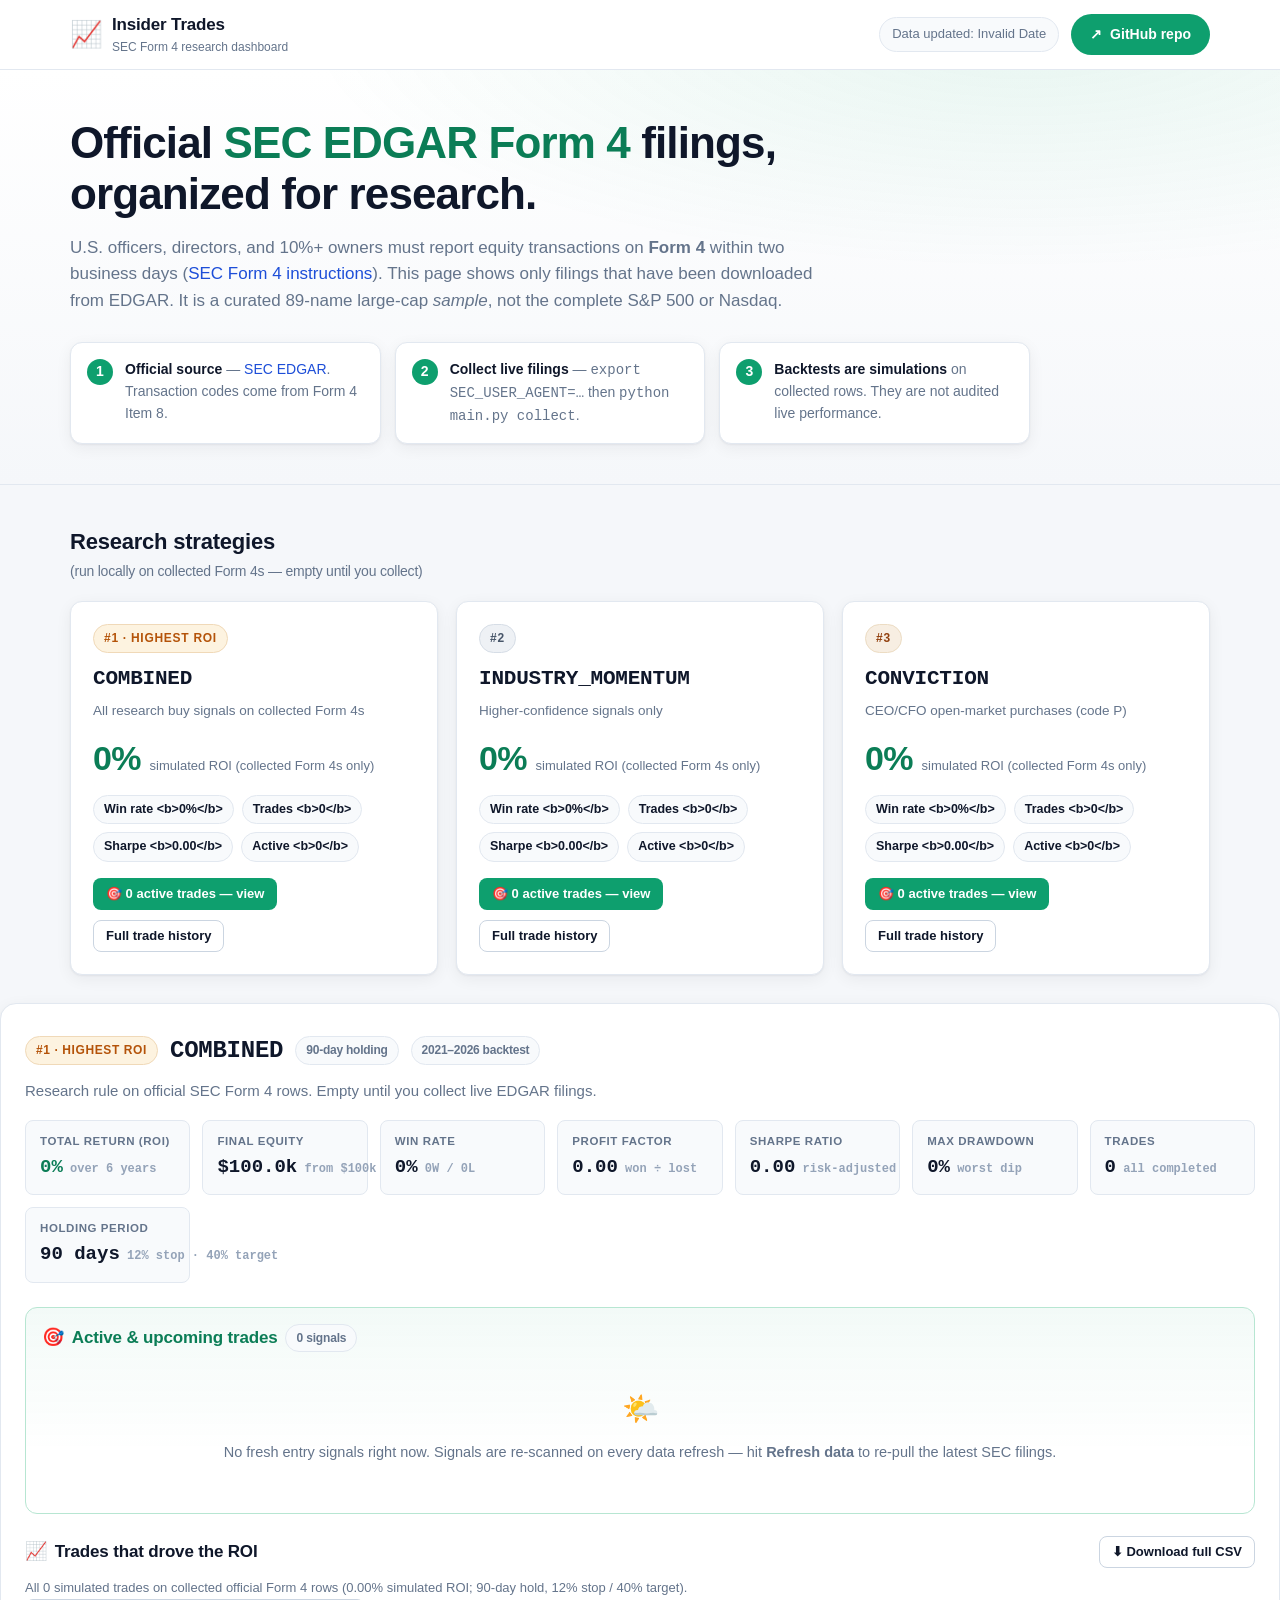
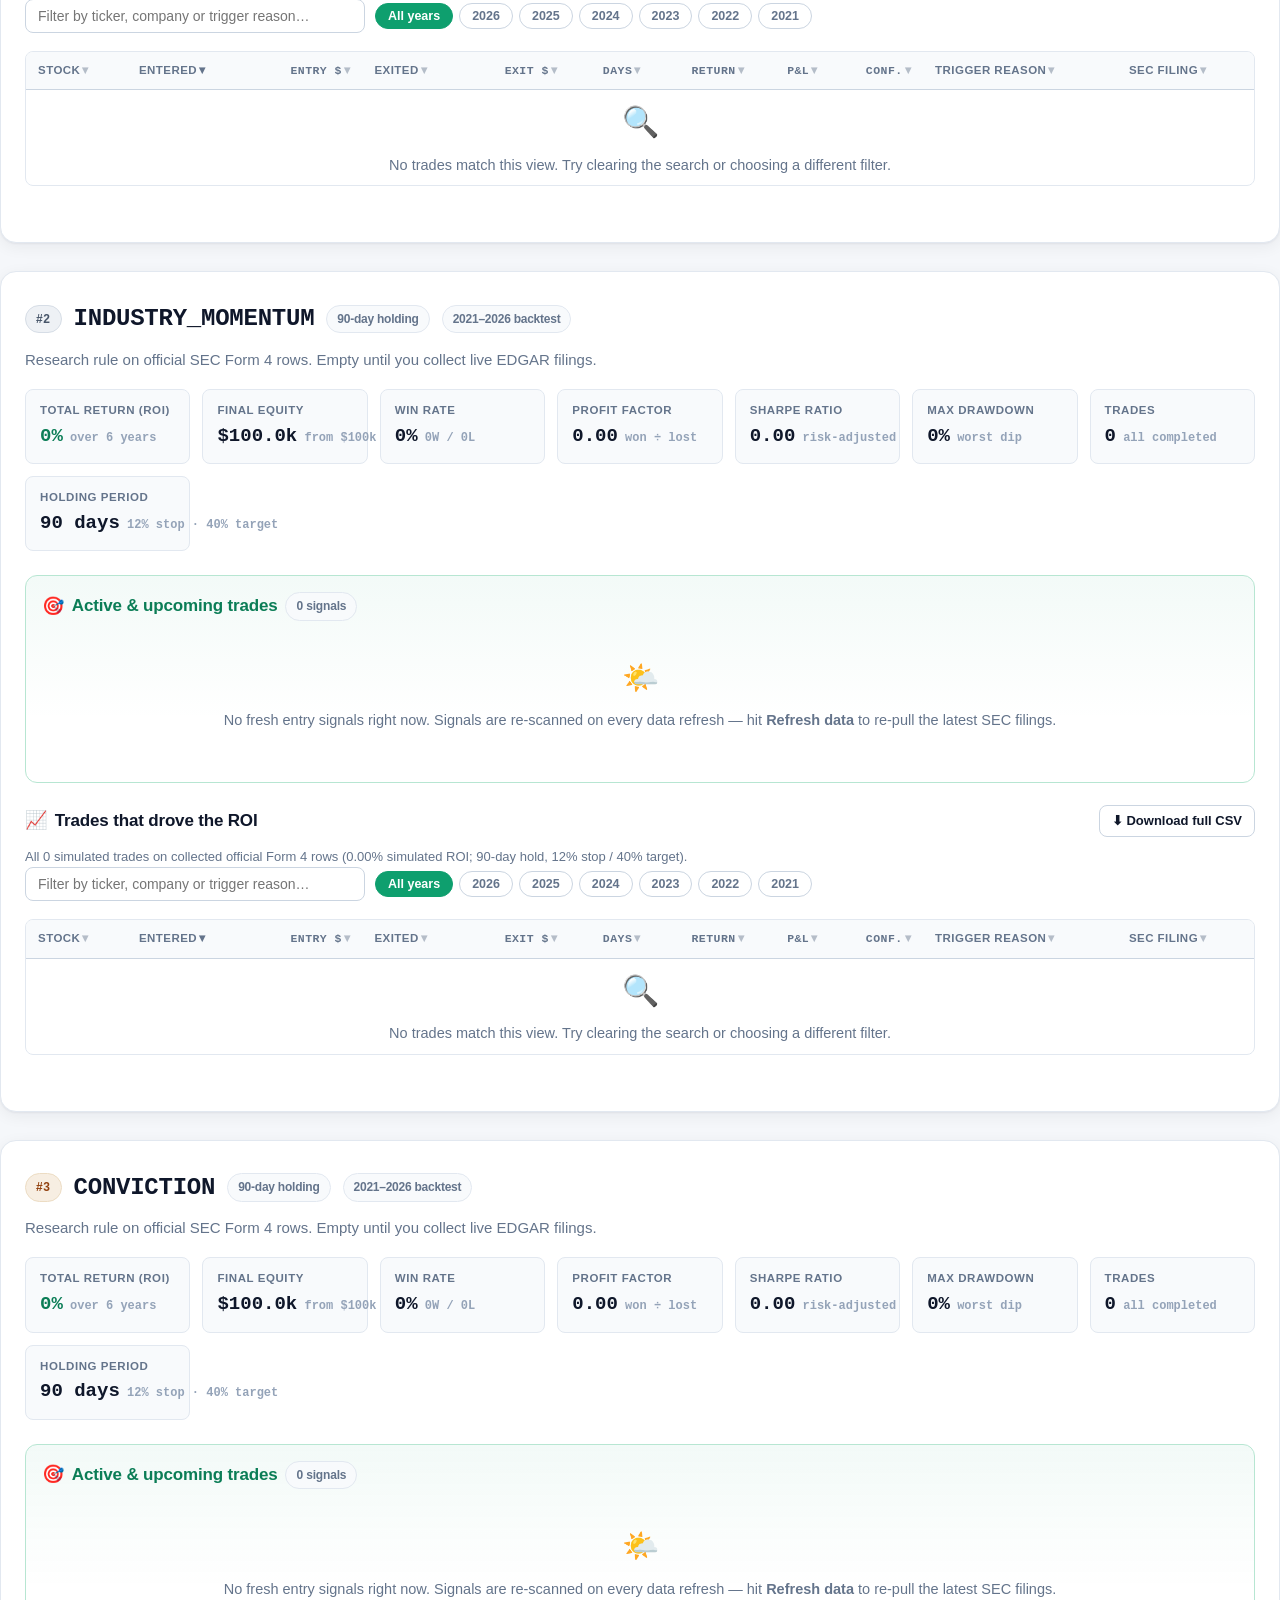
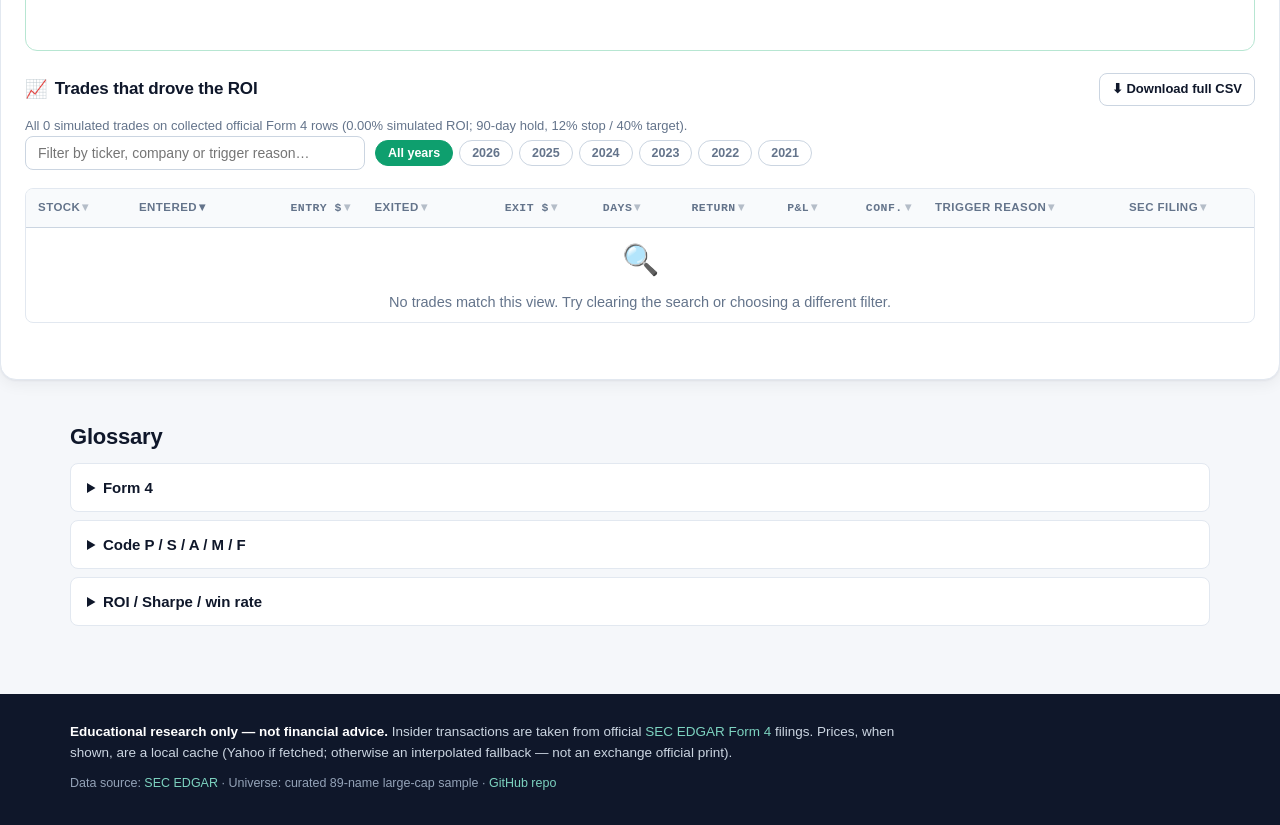
<file: index.html>
<!doctype html>
<html lang="en">
<head>
  <meta charset="utf-8">
  <meta name="viewport" content="width=device-width, initial-scale=1">
  <meta name="description" content="Research dashboard for official SEC EDGAR Form 4 insider filings. Not investment advice.">
  <title>Insider Trades — SEC Form 4 research dashboard</title>
  <link rel="icon" href="data:image/svg+xml,<svg xmlns='http://www.w3.org/2000/svg' viewBox='0 0 100 100'><text y='.9em' font-size='90'>📈</text></svg>">
  <link rel="stylesheet" href="styles.css">
</head>
<body>
  <header class="site-header">
    <div class="container header-inner">
      <a class="brand" href="#top" aria-label="Back to top">
        <span class="brand-mark" aria-hidden="true">📈</span>
        <span class="brand-text">
          <span class="brand-title">Insider Trades</span>
          <span class="brand-sub">SEC Form 4 research dashboard</span>
        </span>
      </a>
      <div class="header-actions">
        <span class="updated-badge" id="updatedBadge" title="When the data on this page was last generated">Data: loading…</span>
        <a class="btn btn-primary" id="refreshBtn" href="https://github.com/buffedlizard55-lab/Insider-trades" target="_blank" rel="noopener">
          <span aria-hidden="true">↗</span> GitHub repo
        </a>
      </div>
    </div>
  </header>

  <main id="top">
    <section class="hero">
      <div class="container">
        <h1>Official <span class="accent">SEC EDGAR Form 4</span> filings, organized for research.</h1>
        <p class="lede">
          U.S. officers, directors, and 10%+ owners must report equity transactions on
          <b>Form 4</b> within two business days
          (<a href="https://www.sec.gov/files/form4.pdf" target="_blank" rel="noopener">SEC Form 4 instructions</a>).
          This page shows only filings that have been downloaded from EDGAR.
          It is a curated 89-name large-cap <em>sample</em>, not the complete S&amp;P 500 or Nasdaq.
        </p>
        <div class="guide">
          <div class="guide-step">
            <span class="guide-num">1</span>
            <div><b>Official source</b> — <a href="https://www.sec.gov/edgar" target="_blank" rel="noopener">SEC EDGAR</a>. Transaction codes come from Form 4 Item 8.</div>
          </div>
          <div class="guide-step">
            <span class="guide-num">2</span>
            <div><b>Collect live filings</b> — <code>export SEC_USER_AGENT=…</code> then <code>python main.py collect</code>.</div>
          </div>
          <div class="guide-step">
            <span class="guide-num">3</span>
            <div><b>Backtests are simulations</b> on collected rows. They are not audited live performance.</div>
          </div>
        </div>
      </div>
    </section>

    <section class="container" aria-label="Strategy overview">
      <h2 class="section-title">Research strategies <span class="section-sub">(run locally on collected Form 4s — empty until you collect)</span></h2>
      <div class="cards" id="strategyCards">
        <div class="loading">Loading strategy overview…</div>
      </div>
    </section>

    <div id="strategySections"></div>

    <section class="container glossary" aria-label="Beginner’s glossary">
      <h2 class="section-title">Glossary</h2>
      <details>
        <summary><b>Form 4</b></summary>
        <p>The official SEC filing for a change in beneficial ownership by a Section 16 insider. Instructions: <a href="https://www.sec.gov/files/form4.pdf" target="_blank" rel="noopener">sec.gov/files/form4.pdf</a>.</p>
      </details>
      <details>
        <summary><b>Code P / S / A / M / F</b></summary>
        <p>Official Form 4 Item 8 codes: P = open-market or private purchase; S = open-market or private sale; A = grant/award under Rule 16b-3(d); M = derivative exercise/conversion; F = share withholding for tax or exercise price.</p>
      </details>
      <details>
        <summary><b>ROI / Sharpe / win rate</b></summary>
        <p>Simulation statistics from the research backtester. They are not live brokerage results and are blank until official Form 4 rows have been collected.</p>
      </details>
    </section>
  </main>

  <footer class="site-footer">
    <div class="container">
      <p class="footer-note">
        <b>Educational research only — not financial advice.</b>
        Insider transactions are taken from official
        <a href="https://www.sec.gov/edgar" target="_blank" rel="noopener">SEC EDGAR Form 4</a> filings.
        Prices, when shown, are a local cache (Yahoo if fetched; otherwise an interpolated fallback — not an exchange official print).
      </p>
      <p class="footer-meta">
        Data source: <a href="https://www.sec.gov/edgar" target="_blank" rel="noopener">SEC EDGAR</a> ·
        Universe: curated 89-name large-cap sample ·
        <a href="https://github.com/buffedlizard55-lab/Insider-trades" target="_blank" rel="noopener">GitHub repo</a>
      </p>
    </div>
  </footer>

  <script src="js/app.js"></script>
</body>
</html>
</file>
<file: styles.css>
/* ==========================================================================
   Insider Trades — Top 3 Strategy Dashboard
   Clean, beginner-friendly design. Light theme, no external dependencies.
   ========================================================================== */

:root {
  --bg: #f5f7fa;
  --surface: #ffffff;
  --surface-alt: #f8fafc;
  --ink: #0f172a;
  --muted: #64748b;
  --muted-light: #94a3b8;
  --border: #e2e8f0;
  --border-strong: #cbd5e1;

  --green: #0e9f6e;
  --green-dark: #0b7d56;
  --green-bg: #e8f7f0;
  --green-border: #b7e6d2;

  --red: #dc2626;
  --red-bg: #fdecec;
  --red-border: #f5c6c6;

  --amber: #b45309;
  --amber-bg: #fdf3e0;

  --blue: #1d4ed8;
  --blue-bg: #e8effd;

  --gold: #b45309;
  --silver: #475569;
  --bronze: #92400e;

  --radius: 12px;
  --radius-sm: 8px;
  --shadow: 0 1px 2px rgba(15, 23, 42, 0.05), 0 4px 16px rgba(15, 23, 42, 0.06);
  --shadow-lg: 0 4px 12px rgba(15, 23, 42, 0.08), 0 12px 32px rgba(15, 23, 42, 0.10);

  --font: -apple-system, BlinkMacSystemFont, "Segoe UI", Roboto, "Helvetica Neue", Arial, sans-serif;
  --mono: ui-monospace, SFMono-Regular, Menlo, Consolas, monospace;
}

* { box-sizing: border-box; }

html { scroll-behavior: smooth; }

body {
  margin: 0;
  font-family: var(--font);
  color: var(--ink);
  background: var(--bg);
  line-height: 1.55;
  font-size: 16px;
}

a { color: var(--blue); text-decoration: none; }
a:hover { text-decoration: underline; }

.container {
  max-width: 1180px;
  margin: 0 auto;
  padding: 0 20px;
}

/* --------------------------------------------------------------------------
   Header
   -------------------------------------------------------------------------- */

.site-header {
  position: sticky;
  top: 0;
  z-index: 50;
  background: rgba(255, 255, 255, 0.92);
  backdrop-filter: blur(8px);
  border-bottom: 1px solid var(--border);
}

.header-inner {
  display: flex;
  align-items: center;
  justify-content: space-between;
  gap: 16px;
  padding-top: 12px;
  padding-bottom: 12px;
  flex-wrap: wrap;
}

.brand {
  display: flex;
  align-items: center;
  gap: 10px;
  color: var(--ink);
}
.brand:hover { text-decoration: none; }

.brand-mark {
  font-size: 26px;
  line-height: 1;
}

.brand-text { display: flex; flex-direction: column; }

.brand-title {
  font-weight: 800;
  font-size: 17px;
  letter-spacing: -0.01em;
}

.brand-sub {
  font-size: 12px;
  color: var(--muted);
  font-weight: 500;
}

.header-actions {
  display: flex;
  align-items: center;
  gap: 12px;
}

.updated-badge {
  font-size: 13px;
  color: var(--muted);
  background: var(--surface-alt);
  border: 1px solid var(--border);
  padding: 6px 12px;
  border-radius: 999px;
  white-space: nowrap;
}

/* Buttons */

.btn {
  display: inline-flex;
  align-items: center;
  gap: 8px;
  font-weight: 700;
  font-size: 14px;
  border-radius: 999px;
  padding: 9px 18px;
  cursor: pointer;
  border: 1px solid transparent;
  transition: background 0.15s ease, transform 0.05s ease;
  text-decoration: none;
}
.btn:hover { text-decoration: none; }
.btn:active { transform: translateY(1px); }

.btn-primary {
  background: var(--green);
  color: #fff;
  white-space: nowrap;
}
.btn-primary:hover { background: var(--green-dark); }

.btn-ghost {
  background: var(--surface);
  border-color: var(--border-strong);
  color: var(--ink);
}
.btn-ghost:hover { background: var(--surface-alt); border-color: var(--muted-light); }

.btn-sm { padding: 5px 12px; font-size: 13px; border-radius: 8px; }

/* --------------------------------------------------------------------------
   Hero
   -------------------------------------------------------------------------- */

.hero {
  background:
    radial-gradient(1200px 400px at 80% -10%, rgba(14, 159, 110, 0.10), transparent 60%),
    linear-gradient(180deg, #ffffff 0%, var(--bg) 100%);
  border-bottom: 1px solid var(--border);
  padding: 48px 0 40px;
}

.hero h1 {
  font-size: clamp(28px, 4.5vw, 44px);
  line-height: 1.15;
  letter-spacing: -0.02em;
  margin: 0 0 16px;
  max-width: 760px;
}

.hero .accent { color: var(--green-dark); }

.lede {
  font-size: 17px;
  color: var(--muted);
  max-width: 760px;
  margin: 0 0 28px;
}

.guide {
  display: grid;
  grid-template-columns: repeat(auto-fit, minmax(260px, 1fr));
  gap: 14px;
  max-width: 960px;
}

.guide-step {
  display: flex;
  gap: 12px;
  background: var(--surface);
  border: 1px solid var(--border);
  border-radius: var(--radius);
  padding: 16px;
  font-size: 14px;
  color: var(--muted);
  box-shadow: var(--shadow);
}

.guide-num {
  flex: 0 0 auto;
  width: 26px;
  height: 26px;
  border-radius: 50%;
  background: var(--green);
  color: #fff;
  font-weight: 800;
  font-size: 14px;
  display: flex;
  align-items: center;
  justify-content: center;
}

.guide-step b { color: var(--ink); }

/* --------------------------------------------------------------------------
   Sections & cards
   -------------------------------------------------------------------------- */

.section-title {
  font-size: 22px;
  letter-spacing: -0.01em;
  margin: 40px 0 6px;
}

.section-sub {
  font-size: 14px;
  font-weight: 500;
  color: var(--muted);
  display: block;
  margin-top: 2px;
}

.cards {
  display: grid;
  grid-template-columns: repeat(auto-fit, minmax(300px, 1fr));
  gap: 18px;
  margin: 18px 0 8px;
}

.card {
  background: var(--surface);
  border: 1px solid var(--border);
  border-radius: var(--radius);
  box-shadow: var(--shadow);
  padding: 22px;
  display: flex;
  flex-direction: column;
  gap: 10px;
  transition: box-shadow 0.15s ease, transform 0.15s ease;
}
.card:hover { box-shadow: var(--shadow-lg); transform: translateY(-2px); }

.card-rank {
  display: inline-flex;
  align-items: center;
  gap: 6px;
  font-size: 12px;
  font-weight: 800;
  letter-spacing: 0.06em;
  text-transform: uppercase;
  color: var(--gold);
  background: var(--amber-bg);
  border: 1px solid #f0d9b8;
  border-radius: 999px;
  padding: 4px 10px;
  align-self: flex-start;
}

.card-rank.rank-1 { color: var(--gold); background: var(--amber-bg); border-color: #f0d9b8; }
.card-rank.rank-2 { color: var(--silver); background: #eef1f5; border-color: #d6dde6; }
.card-rank.rank-3 { color: var(--bronze); background: #f7eee2; border-color: #ecdcc3; }

.card-name {
  font-size: 21px;
  font-weight: 800;
  letter-spacing: -0.01em;
  font-family: var(--mono);
}

.card-tagline { font-size: 13.5px; color: var(--muted); margin: -4px 0 0; }

.card-roi {
  font-size: 34px;
  font-weight: 800;
  letter-spacing: -0.02em;
  color: var(--green-dark);
}
.card-roi small { font-size: 13px; color: var(--muted); font-weight: 500; letter-spacing: 0; }

.card-stats {
  display: flex;
  flex-wrap: wrap;
  gap: 8px;
}

.stat-chip {
  font-size: 12.5px;
  font-weight: 600;
  color: var(--ink);
  background: var(--surface-alt);
  border: 1px solid var(--border);
  border-radius: 999px;
  padding: 4px 10px;
  white-space: nowrap;
}
.stat-chip b { font-family: var(--mono); font-weight: 700; }

.card-actions { margin-top: auto; padding-top: 6px; display: flex; gap: 10px; flex-wrap: wrap; }

/* --------------------------------------------------------------------------
   Strategy sections
   -------------------------------------------------------------------------- */

.strategy-section {
  scroll-margin-top: 90px;
  background: var(--surface);
  border: 1px solid var(--border);
  border-radius: 16px;
  box-shadow: var(--shadow);
  margin: 28px auto;
  padding: 28px 24px;
  overflow: hidden;
}

.section-head {
  display: flex;
  align-items: flex-start;
  justify-content: space-between;
  gap: 16px;
  flex-wrap: wrap;
  margin-bottom: 6px;
}

.section-head h2 {
  margin: 0;
  font-size: 24px;
  letter-spacing: -0.01em;
  display: flex;
  align-items: center;
  gap: 12px;
  flex-wrap: wrap;
}

.section-head .mono-name { font-family: var(--mono); }

.rank-badge {
  font-size: 12px;
  font-weight: 800;
  letter-spacing: 0.05em;
  text-transform: uppercase;
  border-radius: 999px;
  padding: 4px 10px;
  white-space: nowrap;
}
.rank-badge.r1 { color: var(--gold); background: var(--amber-bg); border: 1px solid #f0d9b8; }
.rank-badge.r2 { color: var(--silver); background: #eef1f5; border: 1px solid #d6dde6; }
.rank-badge.r3 { color: var(--bronze); background: #f7eee2; border: 1px solid #ecdcc3; }

.chip {
  font-size: 12px;
  font-weight: 600;
  border-radius: 999px;
  padding: 4px 10px;
  background: var(--surface-alt);
  border: 1px solid var(--border);
  color: var(--muted);
  white-space: nowrap;
}

.strategy-desc {
  color: var(--muted);
  font-size: 15px;
  max-width: 860px;
  margin: 10px 0 4px;
}

.kpi-grid {
  display: grid;
  grid-template-columns: repeat(auto-fit, minmax(150px, 1fr));
  gap: 12px;
  margin: 18px 0 24px;
}

.kpi {
  background: var(--surface-alt);
  border: 1px solid var(--border);
  border-radius: var(--radius-sm);
  padding: 12px 14px;
}

.kpi-label {
  font-size: 11.5px;
  font-weight: 700;
  letter-spacing: 0.05em;
  text-transform: uppercase;
  color: var(--muted);
}

.kpi-value {
  font-size: 19px;
  font-weight: 800;
  font-family: var(--mono);
  margin-top: 2px;
  white-space: nowrap;
}
.kpi-value.pos { color: var(--green-dark); }
.kpi-value.neg { color: var(--red); }
.kpi-value small { font-size: 12px; font-weight: 600; color: var(--muted-light); }

/* --------------------------------------------------------------------------
   Tables
   -------------------------------------------------------------------------- */

.table-block { margin: 18px 0; }

.scroll-anchor { scroll-margin-top: 110px; }

.table-title-row {
  display: flex;
  align-items: center;
  justify-content: space-between;
  gap: 12px;
  flex-wrap: wrap;
  margin-bottom: 10px;
}

.table-title {
  font-size: 17px;
  font-weight: 800;
  letter-spacing: -0.01em;
  display: flex;
  align-items: center;
  gap: 8px;
}

.table-title .flag { font-size: 18px; }

.table-sub {
  font-size: 13px;
  color: var(--muted);
  font-weight: 500;
}

.toolbar {
  display: flex;
  align-items: center;
  gap: 10px;
  flex-wrap: wrap;
  margin-bottom: 10px;
}

.search-input {
  flex: 1 1 220px;
  max-width: 340px;
  padding: 8px 12px;
  border: 1px solid var(--border-strong);
  border-radius: var(--radius-sm);
  font-size: 14px;
  font-family: var(--font);
  background: var(--surface);
  color: var(--ink);
}
.search-input:focus {
  outline: 2px solid var(--green);
  outline-offset: 1px;
  border-color: var(--green);
}

.filter-chips { display: flex; gap: 6px; flex-wrap: wrap; }

.chip-btn {
  font-size: 12.5px;
  font-weight: 600;
  padding: 5px 12px;
  border-radius: 999px;
  border: 1px solid var(--border-strong);
  background: var(--surface);
  color: var(--muted);
  cursor: pointer;
  font-family: var(--font);
}
.chip-btn:hover { border-color: var(--muted-light); color: var(--ink); }
.chip-btn.active {
  background: var(--green);
  border-color: var(--green);
  color: #fff;
}

.table-count {
  font-size: 13px;
  color: var(--muted);
  margin-left: auto;
  white-space: nowrap;
}

.table-wrap {
  overflow-x: auto;
  border: 1px solid var(--border);
  border-radius: var(--radius-sm);
}

table.data-table {
  width: 100%;
  border-collapse: collapse;
  font-size: 13.5px;
  min-width: 860px;
}

.data-table thead th {
  background: var(--surface-alt);
  border-bottom: 1px solid var(--border-strong);
  font-size: 11.5px;
  font-weight: 700;
  letter-spacing: 0.04em;
  text-transform: uppercase;
  color: var(--muted);
  text-align: left;
  padding: 10px 12px;
  white-space: nowrap;
  cursor: pointer;
  user-select: none;
}
.data-table thead th:hover { color: var(--ink); }
.data-table thead th .arrow { opacity: 0.45; margin-left: 2px; }
.data-table thead th.sorted-asc .arrow { opacity: 1; }
.data-table thead th.sorted-desc .arrow { opacity: 1; }

.data-table tbody td {
  padding: 9px 12px;
  border-bottom: 1px solid var(--border);
  vertical-align: top;
}
.data-table tbody tr:last-child td { border-bottom: none; }
.data-table tbody tr:hover { background: var(--surface-alt); }

.data-table .num { font-family: var(--mono); white-space: nowrap; text-align: right; }
.data-table th.num { text-align: right; }

.ticker-cell { white-space: nowrap; }
.ticker-cell .ticker {
  font-weight: 800;
  font-family: var(--mono);
  font-size: 14px;
  display: block;
}
.ticker-cell .company {
  font-size: 12px;
  color: var(--muted);
  display: block;
  max-width: 180px;
  overflow: hidden;
  text-overflow: ellipsis;
  white-space: nowrap;
}
.ticker-cell .industry {
  font-size: 11.5px;
  color: var(--muted-light);
  display: block;
}

/* Status / signal / exit badges */

.badge {
  display: inline-block;
  font-size: 11px;
  font-weight: 800;
  letter-spacing: 0.04em;
  text-transform: uppercase;
  border-radius: 999px;
  padding: 3px 9px;
  white-space: nowrap;
}
.badge-new { background: var(--green-bg); color: var(--green-dark); border: 1px solid var(--green-border); }
.badge-recent { background: var(--amber-bg); color: var(--amber); border: 1px solid #f0d9b8; }
.badge-active { background: #eef1f5; color: var(--silver); border: 1px solid #d6dde6; }

.badge-buy { background: var(--green-bg); color: var(--green-dark); border: 1px solid var(--green-border); }
.badge-sell { background: var(--red-bg); color: var(--red); border: 1px solid var(--red-border); }

.reason-cell {
  max-width: 340px;
  font-size: 12.5px;
  color: var(--muted);
  display: -webkit-box;
  -webkit-line-clamp: 2;
  -webkit-box-orient: vertical;
  overflow: hidden;
}

.pos { color: var(--green-dark); }
.neg { color: var(--red); }
.strong { font-weight: 700; }

.sec-link { font-size: 12px; white-space: nowrap; }

/* Active table prominence */

.active-block {
  background: linear-gradient(180deg, rgba(14, 159, 110, 0.05), transparent 70%);
  border: 1px solid var(--green-border);
  border-radius: var(--radius);
  padding: 16px;
  margin: 22px 0;
}

.active-block .table-title { color: var(--green-dark); }

/* Pagination */

.pagination {
  display: flex;
  align-items: center;
  justify-content: flex-end;
  gap: 6px;
  margin-top: 10px;
  flex-wrap: wrap;
}

.page-btn {
  min-width: 32px;
  height: 32px;
  padding: 0 10px;
  border: 1px solid var(--border-strong);
  border-radius: var(--radius-sm);
  background: var(--surface);
  color: var(--ink);
  font-size: 13px;
  font-weight: 600;
  cursor: pointer;
  font-family: var(--font);
}
.page-btn:hover:not(:disabled) { border-color: var(--muted-light); }
.page-btn:disabled { opacity: 0.45; cursor: default; }
.page-btn.current { background: var(--green); border-color: var(--green); color: #fff; }

/* Empty states */

.empty-state {
  text-align: center;
  padding: 34px 20px;
  color: var(--muted);
  font-size: 14.5px;
}
.empty-state .big { font-size: 30px; display: block; margin-bottom: 8px; }

/* Loading / error */

.loading { color: var(--muted); padding: 14px 0; font-size: 14.5px; }

.error-banner {
  background: var(--red-bg);
  border: 1px solid var(--red-border);
  color: var(--red);
  border-radius: var(--radius-sm);
  padding: 12px 16px;
  font-size: 14px;
  margin: 10px 0;
}

/* --------------------------------------------------------------------------
   Glossary & footer
   -------------------------------------------------------------------------- */

.glossary { padding-bottom: 20px; }

.glossary details {
  background: var(--surface);
  border: 1px solid var(--border);
  border-radius: var(--radius-sm);
  padding: 12px 16px;
  margin: 8px 0;
}
.glossary summary { cursor: pointer; font-size: 15px; }
.glossary p { margin: 8px 0 2px; color: var(--muted); font-size: 14px; }

.site-footer {
  background: var(--ink);
  color: #cbd5e1;
  margin-top: 40px;
  padding: 28px 0 34px;
  font-size: 13.5px;
}

.site-footer a { color: #7dd3c0; }

.footer-note { max-width: 860px; margin: 0 0 10px; }
.footer-note b { color: #fff; }
.footer-meta { margin: 0; color: #94a3b8; font-size: 12.5px; }

/* --------------------------------------------------------------------------
   Responsive
   -------------------------------------------------------------------------- */

@media (max-width: 720px) {
  .hero { padding: 32px 0 28px; }
  .strategy-section { padding: 20px 14px; }
  .section-head h2 { font-size: 20px; }
  .kpi-grid { grid-template-columns: repeat(2, 1fr); }
  .table-count { width: 100%; margin-left: 0; }
  .header-actions { width: 100%; justify-content: space-between; }
}
</file>
